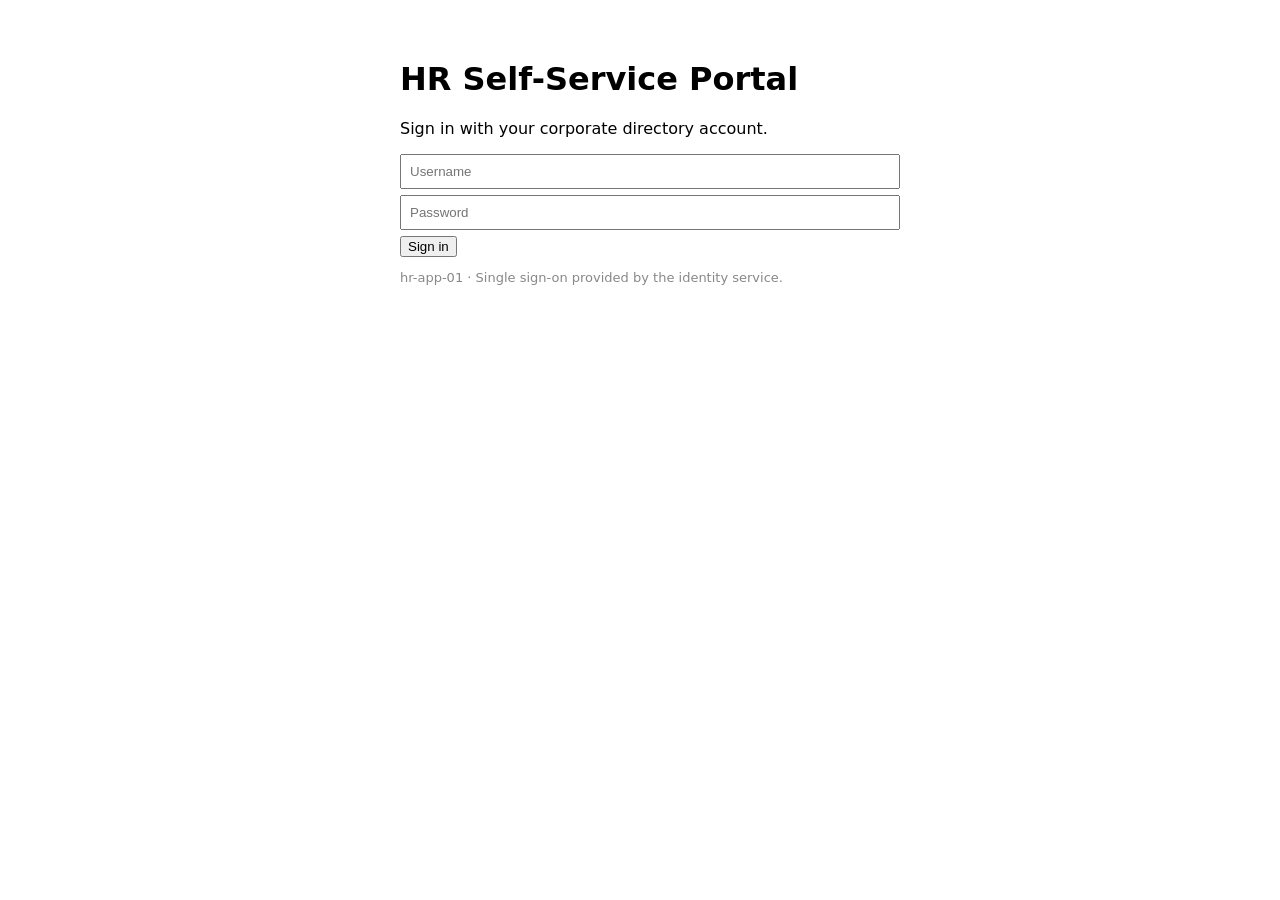
<file: decoys/hrportal/index.html>
<!doctype html>
<html lang="en">
<head><meta charset="utf-8"><title>Pentest.TV HR Portal</title>
<style>body{font-family:system-ui,sans-serif;max-width:480px;margin:60px auto}
input{display:block;width:100%;padding:8px;margin:6px 0}</style></head>
<body>
  <h1>HR Self-Service Portal</h1>
  <p>Sign in with your corporate directory account.</p>
  <form>
    <input placeholder="Username">
    <input placeholder="Password" type="password">
    <button type="button">Sign in</button>
  </form>
  <p style="color:#888;font-size:13px">hr-app-01 &middot; Single sign-on provided by the identity service.</p>
</body>
</html>
</file>
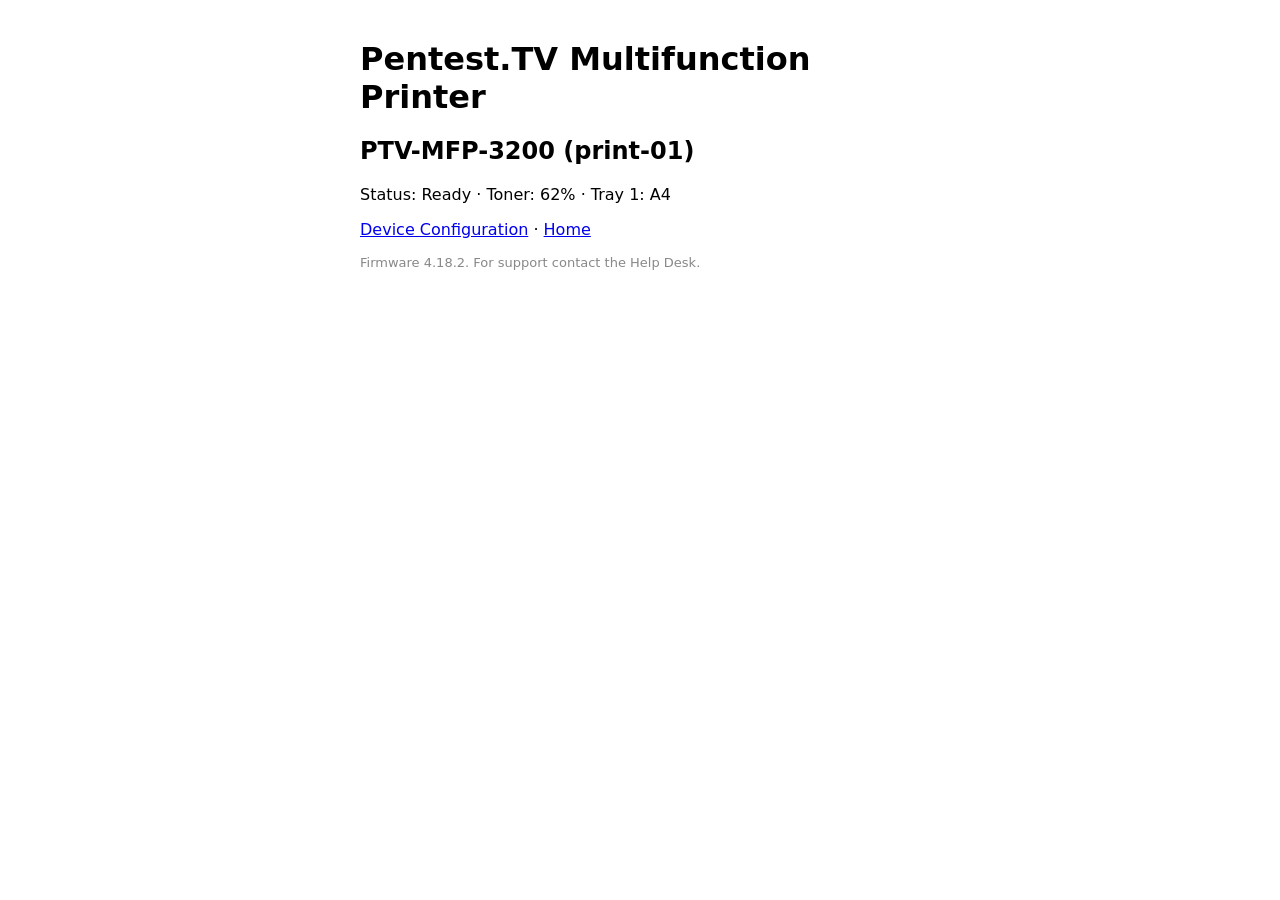
<file: decoys/printer/index.html>
<!doctype html>
<html lang="en">
<head><meta charset="utf-8"><title>PTV-MFP-3200 Printer Admin</title>
<style>body{font-family:system-ui,sans-serif;max-width:560px;margin:40px auto}</style></head>
<body>
  <h1>Pentest.TV Multifunction Printer</h1>
  <h2>PTV-MFP-3200 (print-01)</h2>
  <p>Status: Ready &middot; Toner: 62% &middot; Tray 1: A4</p>
  <p><a href="/config.html">Device Configuration</a> &middot; <a href="/">Home</a></p>
  <p style="color:#888;font-size:13px">Firmware 4.18.2. For support contact the Help Desk.</p>
</body>
</html>
</file>
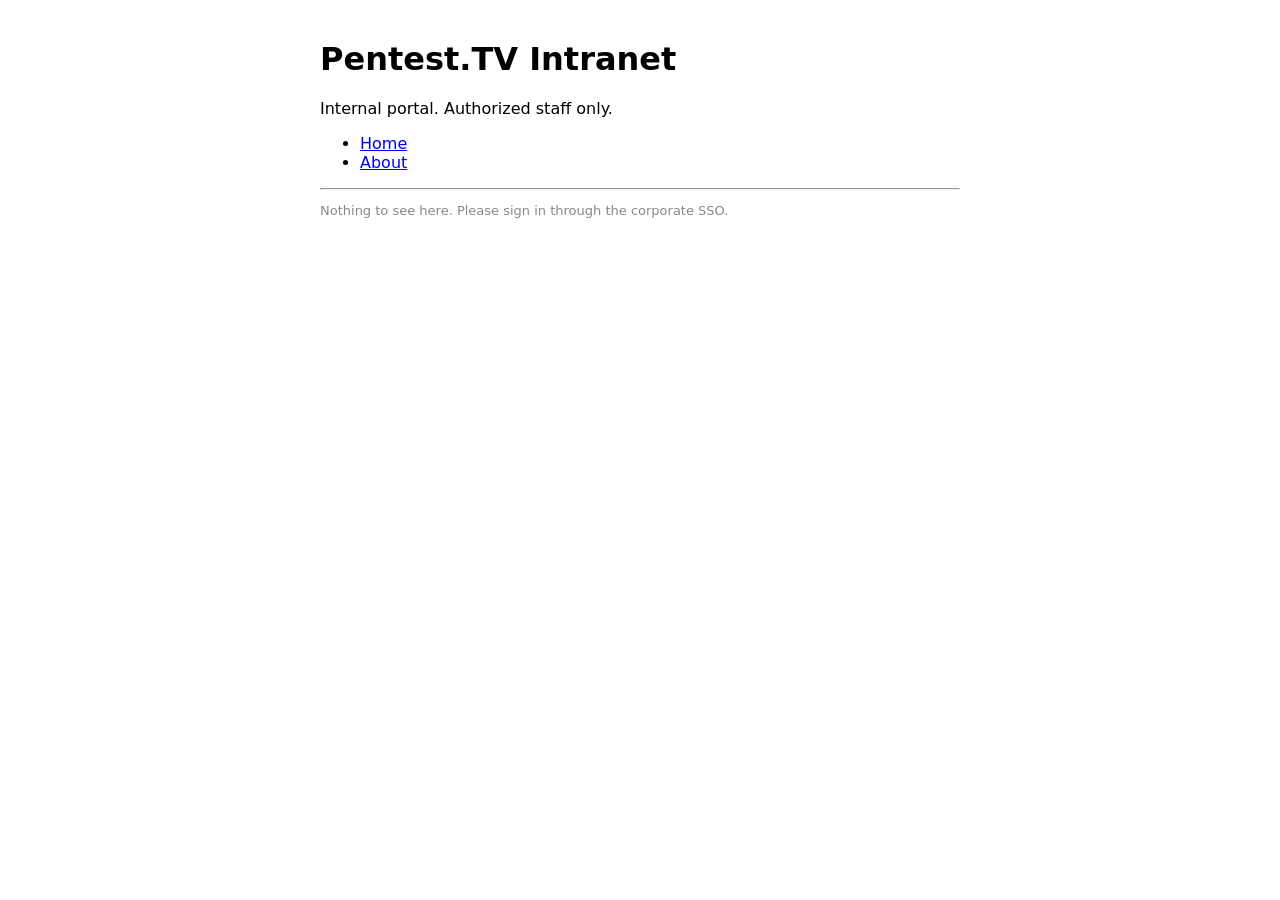
<file: intranet/www/index.html>
<!doctype html>
<html lang="en">
<head><meta charset="utf-8"><title>Pentest.TV Intranet</title></head>
<body style="font-family: system-ui, sans-serif; max-width: 640px; margin: 40px auto;">
  <h1>Pentest.TV Intranet</h1>
  <p>Internal portal. Authorized staff only.</p>
  <ul>
    <li><a href="/">Home</a></li>
    <li><a href="/about.html">About</a></li>
  </ul>
  <hr>
  <p style="color:#888;font-size:13px">Nothing to see here. Please sign in through the corporate SSO.</p>
</body>
</html>
</file>
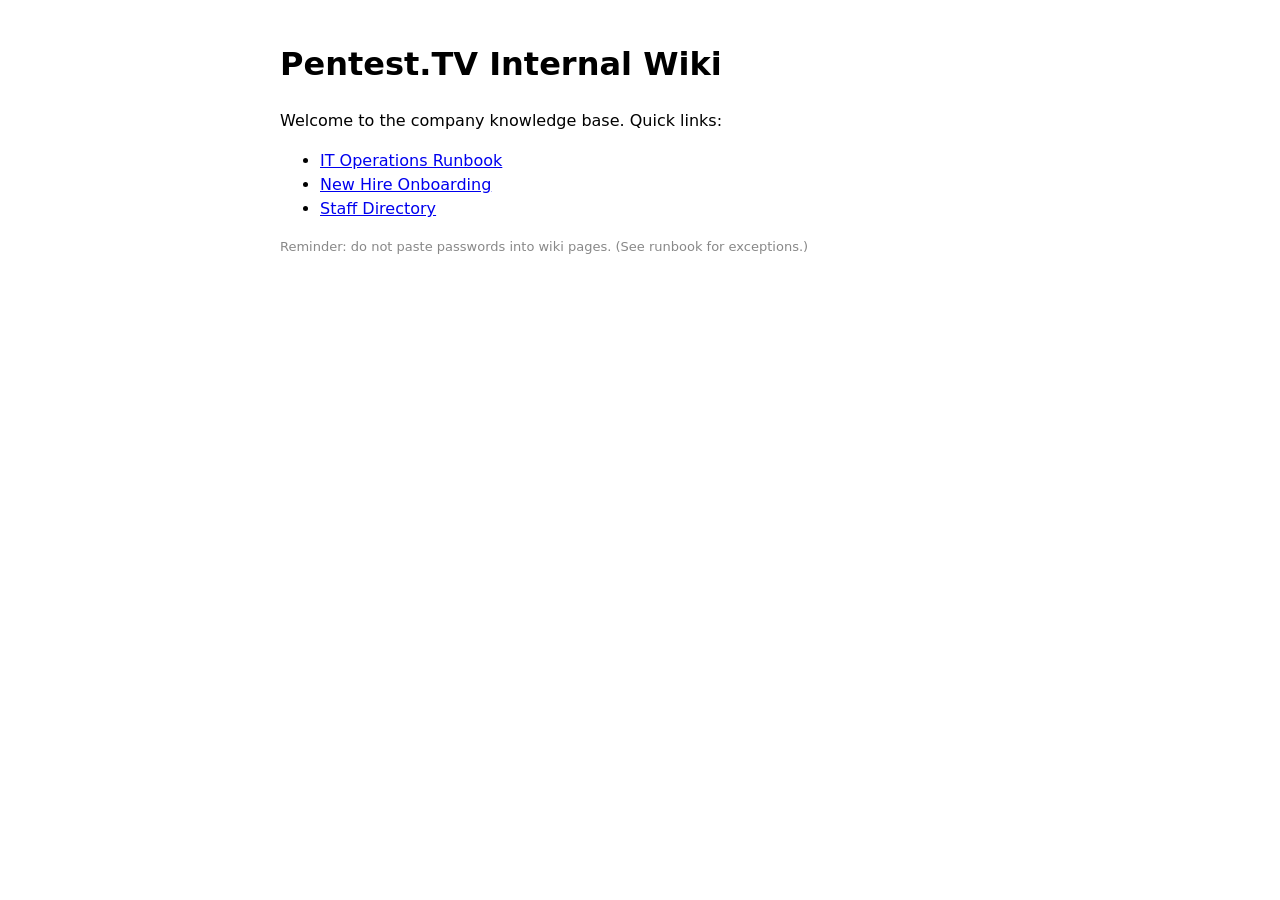
<file: wiki/www/index.html>
<!doctype html>
<html lang="en">
<head><meta charset="utf-8"><title>Pentest.TV Wiki</title>
<style>body{font-family:system-ui,sans-serif;max-width:720px;margin:40px auto;line-height:1.5}</style></head>
<body>
  <h1>Pentest.TV Internal Wiki</h1>
  <p>Welcome to the company knowledge base. Quick links:</p>
  <ul>
    <li><a href="/it-runbook.html">IT Operations Runbook</a></li>
    <li><a href="/onboarding.html">New Hire Onboarding</a></li>
    <li><a href="/directory.html">Staff Directory</a></li>
  </ul>
  <p style="color:#888;font-size:13px">Reminder: do not paste passwords into wiki pages. (See runbook for exceptions.)</p>
</body>
</html>
</file>
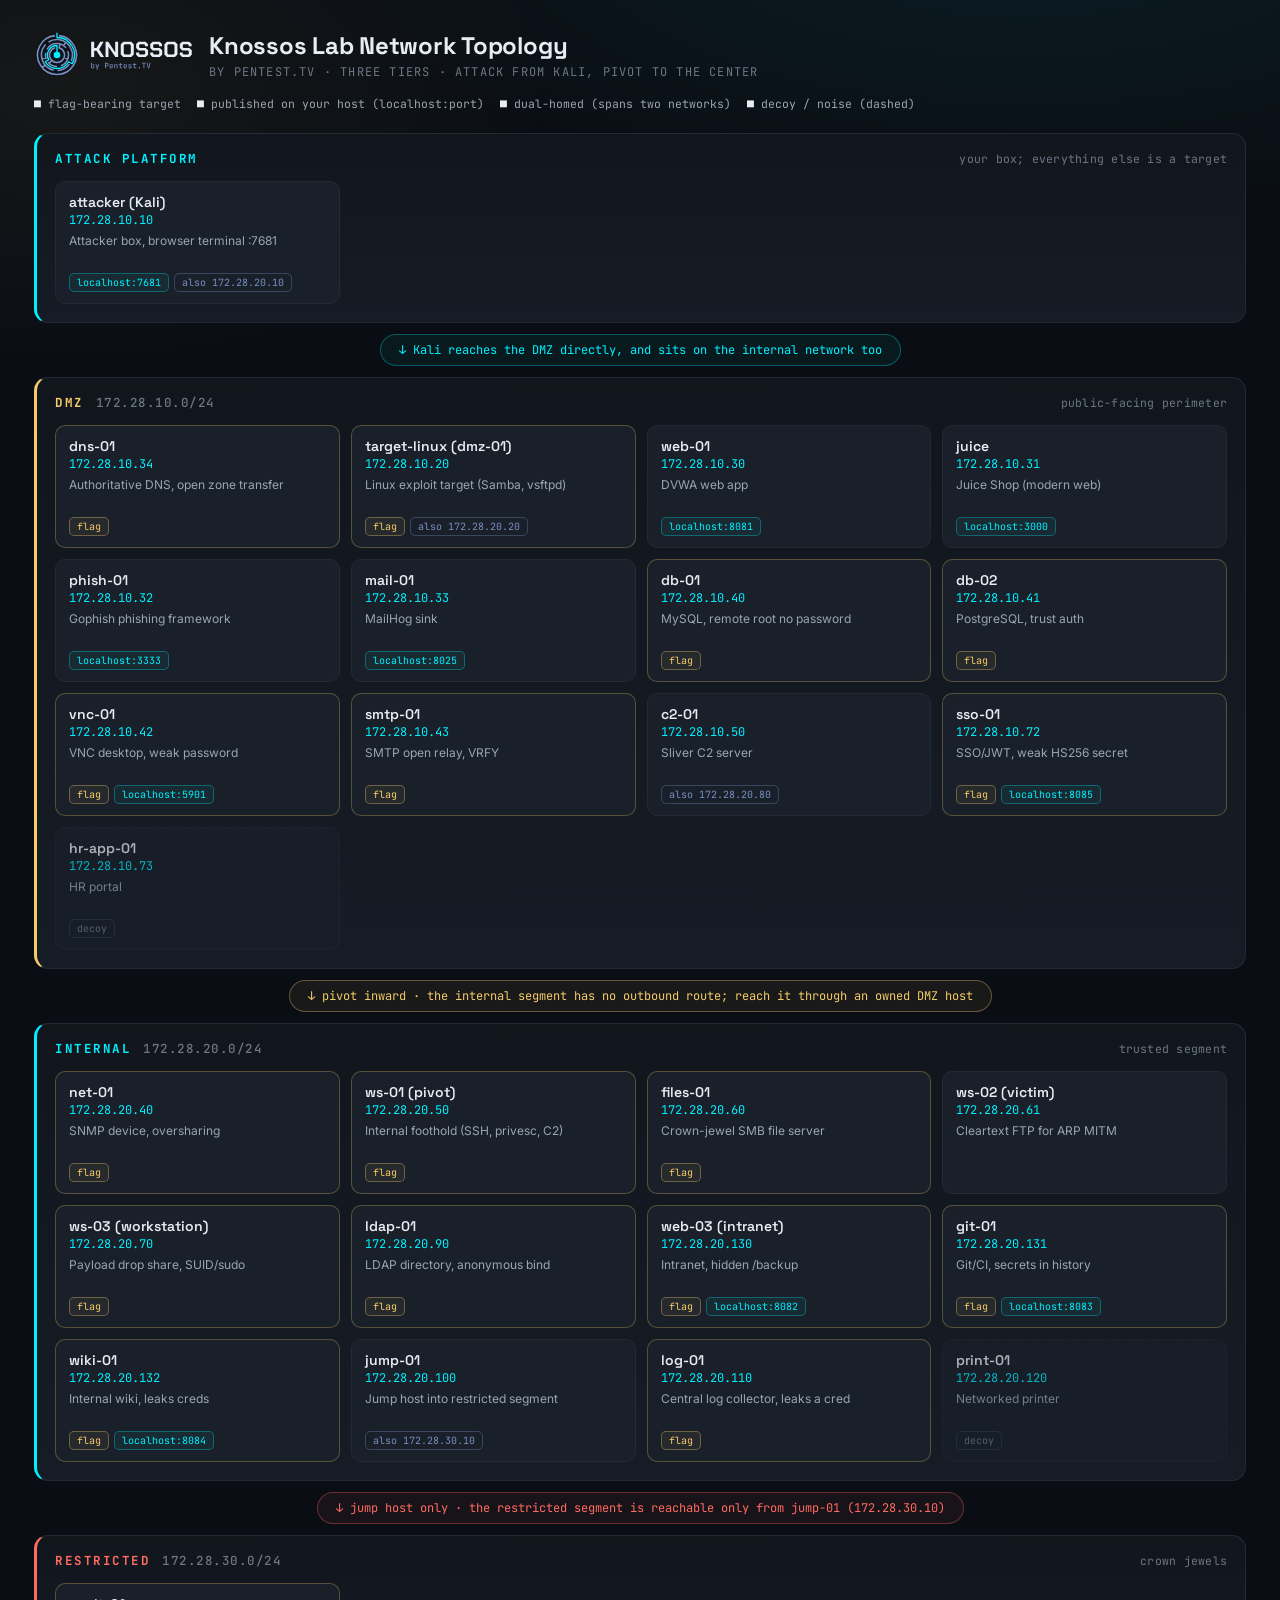
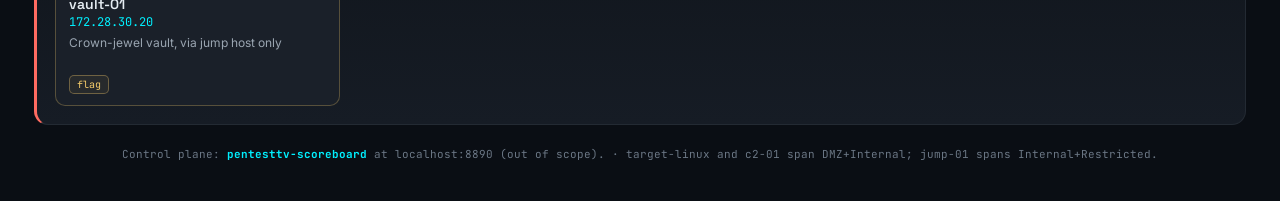
<file: docs/knossos-network-topology-1.0.0.html>
<!doctype html><html lang="en"><head><meta charset="utf-8">
<meta name="viewport" content="width=device-width, initial-scale=1">
<title>Knossos Lab Network Topology</title>
<style>
@import url('https://fonts.googleapis.com/css2?family=Space+Grotesk:wght@500;600;700&family=JetBrains+Mono:wght@400;500;600&family=Inter:wght@400;500;600&display=swap');
:root{--bg:#0a0e14;--panel:#11161d;--panel2:#161c25;--panel3:#1a2029;--line:#232a33;--line2:#2d3640;
--ink:#e6edf3;--muted:#9aa5b1;--muted2:#6b7785;--cyan:#00F0FF;--slate:#778EC1;--gold:#f5cc6a;--crit:#ff6b61;
--mono:'JetBrains Mono',ui-monospace,monospace;--disp:'Space Grotesk',system-ui,sans-serif;--body:'Inter',system-ui,sans-serif;}
*{box-sizing:border-box;}
body{margin:0;background:
 radial-gradient(1200px 500px at 80% -5%,rgba(0,240,255,.07),transparent 60%),
 radial-gradient(900px 500px at 5% 5%,rgba(245,204,106,.05),transparent 55%),var(--bg);
 color:var(--ink);font-family:var(--body);padding:30px 34px 40px;}
.head{display:flex;align-items:center;gap:16px;margin-bottom:6px;}
.head img{height:46px;}
.htext h1{font-family:var(--disp);font-size:24px;margin:0;font-weight:700;letter-spacing:-.01em;}
.htext .sub{font-family:var(--mono);font-size:12px;color:var(--muted2);letter-spacing:.1em;text-transform:uppercase;margin-top:3px;}
.legend{display:flex;gap:16px;flex-wrap:wrap;margin:16px 0 22px;font-family:var(--mono);font-size:11.5px;color:var(--muted);}
.legend span b{color:var(--ink);font-weight:600;}
.dotf{color:var(--gold);} .dotp{color:var(--cyan);} .dotd{color:var(--muted2);} .dotu{color:var(--slate);}
.band{border:1px solid var(--line);border-radius:14px;background:linear-gradient(180deg,var(--panel),var(--panel2));
 padding:16px 18px 18px;position:relative;}
.band.attack{border-left:3px solid var(--cyan);}
.band.dmz{border-left:3px solid var(--gold);}
.band.internal{border-left:3px solid var(--cyan);}
.band.restricted{border-left:3px solid var(--crit);}
.bhead{font-family:var(--mono);font-size:12.5px;font-weight:700;letter-spacing:.12em;text-transform:uppercase;
 display:flex;align-items:baseline;gap:12px;margin-bottom:14px;}
.band.attack .bhead{color:var(--cyan);} .band.dmz .bhead{color:var(--gold);}
.band.internal .bhead{color:var(--cyan);} .band.restricted .bhead{color:var(--crit);}
.bhead .cidr{color:var(--muted2);font-weight:500;letter-spacing:.04em;}
.bhead .note{margin-left:auto;color:var(--muted2);font-weight:400;letter-spacing:.02em;text-transform:none;font-size:11.5px;}
.grid{display:grid;grid-template-columns:repeat(4,1fr);gap:11px;}
.node{background:var(--panel3);border:1px solid var(--line);border-radius:10px;padding:11px 13px;min-width:0;}
.node.isflag{border-color:rgba(245,204,106,.28);}
.node.isdecoy{opacity:.72;border-style:dashed;}
.nname{font-family:var(--disp);font-weight:600;font-size:14px;}
.nip{font-family:var(--mono);font-size:12px;color:var(--cyan);margin-top:1px;}
.nrole{font-size:12px;color:var(--muted);margin-top:5px;line-height:1.4;min-height:32px;}
.ntags{display:flex;gap:5px;flex-wrap:wrap;margin-top:8px;}
.tag{font-family:var(--mono);font-size:10px;padding:2px 7px;border-radius:5px;border:1px solid var(--line2);color:var(--muted);}
.tag.flag{color:var(--gold);border-color:rgba(245,204,106,.35);background:rgba(245,204,106,.06);}
.tag.port{color:var(--cyan);border-color:rgba(0,240,255,.3);background:rgba(0,240,255,.05);}
.tag.dual{color:var(--slate);border-color:rgba(119,142,193,.35);}
.tag.decoy{color:var(--muted2);}
.gate{display:flex;justify-content:center;padding:11px 0;}
.gatepill{font-family:var(--mono);font-size:12px;border-radius:100px;padding:7px 18px;text-align:center;}
.gatepill.inward{color:var(--gold);border:1px solid rgba(245,204,106,.35);background:rgba(245,204,106,.06);}
.gatepill.jump{color:var(--crit);border:1px solid rgba(255,107,97,.35);background:rgba(255,107,97,.06);}
.gatepill.enter{color:var(--cyan);border:1px solid rgba(0,240,255,.3);background:rgba(0,240,255,.05);}
.foot{font-family:var(--mono);font-size:11px;color:var(--muted2);margin-top:22px;text-align:center;}
.foot b{color:var(--cyan);}
@media (max-width:1100px){.grid{grid-template-columns:repeat(2,1fr);}}
</style></head><body>

<div class="head">
  <img src="knossos-lockup-dark-bg-1.0.0.svg" alt="Knossos by Pentest.TV"
       onerror="this.style.display='none'">
  <div class="htext"><h1>Knossos Lab Network Topology</h1>
  <div class="sub">by Pentest.TV &middot; three tiers &middot; attack from Kali, pivot to the center</div></div>
</div>

<div class="legend">
  <span><b class="dotf">&#9632;</b> flag-bearing target</span>
  <span><b class="dotp">&#9632;</b> published on your host (localhost:port)</span>
  <span><b class="dotu">&#9632;</b> dual-homed (spans two networks)</span>
  <span><b class="dotd">&#9632;</b> decoy / noise (dashed)</span>
</div>

<div class="band attack"><div class="bhead">Attack Platform <span class="note">your box; everything else is a target</span></div><div class="grid"><div class="node"><div class="nname">attacker (Kali)</div><div class="nip">172.28.10.10</div><div class="nrole">Attacker box, browser terminal :7681</div><div class="ntags"><span class="tag port">localhost:7681</span><span class="tag dual">also 172.28.20.10</span></div></div></div></div>
<div class="gate"><span class="gatepill enter">&darr; Kali reaches the DMZ directly, and sits on the internal network too</span></div>

<div class="band dmz"><div class="bhead">DMZ <span class="cidr">172.28.10.0/24</span><span class="note">public-facing perimeter</span></div><div class="grid"><div class="node isflag"><div class="nname">dns-01</div><div class="nip">172.28.10.34</div><div class="nrole">Authoritative DNS, open zone transfer</div><div class="ntags"><span class="tag flag">flag</span></div></div><div class="node isflag"><div class="nname">target-linux (dmz-01)</div><div class="nip">172.28.10.20</div><div class="nrole">Linux exploit target (Samba, vsftpd)</div><div class="ntags"><span class="tag flag">flag</span><span class="tag dual">also 172.28.20.20</span></div></div><div class="node"><div class="nname">web-01</div><div class="nip">172.28.10.30</div><div class="nrole">DVWA web app</div><div class="ntags"><span class="tag port">localhost:8081</span></div></div><div class="node"><div class="nname">juice</div><div class="nip">172.28.10.31</div><div class="nrole">Juice Shop (modern web)</div><div class="ntags"><span class="tag port">localhost:3000</span></div></div><div class="node"><div class="nname">phish-01</div><div class="nip">172.28.10.32</div><div class="nrole">Gophish phishing framework</div><div class="ntags"><span class="tag port">localhost:3333</span></div></div><div class="node"><div class="nname">mail-01</div><div class="nip">172.28.10.33</div><div class="nrole">MailHog sink</div><div class="ntags"><span class="tag port">localhost:8025</span></div></div><div class="node isflag"><div class="nname">db-01</div><div class="nip">172.28.10.40</div><div class="nrole">MySQL, remote root no password</div><div class="ntags"><span class="tag flag">flag</span></div></div><div class="node isflag"><div class="nname">db-02</div><div class="nip">172.28.10.41</div><div class="nrole">PostgreSQL, trust auth</div><div class="ntags"><span class="tag flag">flag</span></div></div><div class="node isflag"><div class="nname">vnc-01</div><div class="nip">172.28.10.42</div><div class="nrole">VNC desktop, weak password</div><div class="ntags"><span class="tag flag">flag</span><span class="tag port">localhost:5901</span></div></div><div class="node isflag"><div class="nname">smtp-01</div><div class="nip">172.28.10.43</div><div class="nrole">SMTP open relay, VRFY</div><div class="ntags"><span class="tag flag">flag</span></div></div><div class="node"><div class="nname">c2-01</div><div class="nip">172.28.10.50</div><div class="nrole">Sliver C2 server</div><div class="ntags"><span class="tag dual">also 172.28.20.80</span></div></div><div class="node isflag"><div class="nname">sso-01</div><div class="nip">172.28.10.72</div><div class="nrole">SSO/JWT, weak HS256 secret</div><div class="ntags"><span class="tag flag">flag</span><span class="tag port">localhost:8085</span></div></div><div class="node isdecoy"><div class="nname">hr-app-01</div><div class="nip">172.28.10.73</div><div class="nrole">HR portal</div><div class="ntags"><span class="tag decoy">decoy</span></div></div></div></div>
<div class="gate"><span class="gatepill inward">&darr; pivot inward &middot; the internal segment has no outbound route; reach it through an owned DMZ host</span></div>

<div class="band internal"><div class="bhead">Internal <span class="cidr">172.28.20.0/24</span><span class="note">trusted segment</span></div><div class="grid"><div class="node isflag"><div class="nname">net-01</div><div class="nip">172.28.20.40</div><div class="nrole">SNMP device, oversharing</div><div class="ntags"><span class="tag flag">flag</span></div></div><div class="node isflag"><div class="nname">ws-01 (pivot)</div><div class="nip">172.28.20.50</div><div class="nrole">Internal foothold (SSH, privesc, C2)</div><div class="ntags"><span class="tag flag">flag</span></div></div><div class="node isflag"><div class="nname">files-01</div><div class="nip">172.28.20.60</div><div class="nrole">Crown-jewel SMB file server</div><div class="ntags"><span class="tag flag">flag</span></div></div><div class="node"><div class="nname">ws-02 (victim)</div><div class="nip">172.28.20.61</div><div class="nrole">Cleartext FTP for ARP MITM</div><div class="ntags"></div></div><div class="node isflag"><div class="nname">ws-03 (workstation)</div><div class="nip">172.28.20.70</div><div class="nrole">Payload drop share, SUID/sudo</div><div class="ntags"><span class="tag flag">flag</span></div></div><div class="node isflag"><div class="nname">ldap-01</div><div class="nip">172.28.20.90</div><div class="nrole">LDAP directory, anonymous bind</div><div class="ntags"><span class="tag flag">flag</span></div></div><div class="node isflag"><div class="nname">web-03 (intranet)</div><div class="nip">172.28.20.130</div><div class="nrole">Intranet, hidden /backup</div><div class="ntags"><span class="tag flag">flag</span><span class="tag port">localhost:8082</span></div></div><div class="node isflag"><div class="nname">git-01</div><div class="nip">172.28.20.131</div><div class="nrole">Git/CI, secrets in history</div><div class="ntags"><span class="tag flag">flag</span><span class="tag port">localhost:8083</span></div></div><div class="node isflag"><div class="nname">wiki-01</div><div class="nip">172.28.20.132</div><div class="nrole">Internal wiki, leaks creds</div><div class="ntags"><span class="tag flag">flag</span><span class="tag port">localhost:8084</span></div></div><div class="node"><div class="nname">jump-01</div><div class="nip">172.28.20.100</div><div class="nrole">Jump host into restricted segment</div><div class="ntags"><span class="tag dual">also 172.28.30.10</span></div></div><div class="node isflag"><div class="nname">log-01</div><div class="nip">172.28.20.110</div><div class="nrole">Central log collector, leaks a cred</div><div class="ntags"><span class="tag flag">flag</span></div></div><div class="node isdecoy"><div class="nname">print-01</div><div class="nip">172.28.20.120</div><div class="nrole">Networked printer</div><div class="ntags"><span class="tag decoy">decoy</span></div></div></div></div>
<div class="gate"><span class="gatepill jump">&darr; jump host only &middot; the restricted segment is reachable only from jump-01 (172.28.30.10)</span></div>

<div class="band restricted"><div class="bhead">Restricted <span class="cidr">172.28.30.0/24</span><span class="note">crown jewels</span></div><div class="grid"><div class="node isflag"><div class="nname">vault-01</div><div class="nip">172.28.30.20</div><div class="nrole">Crown-jewel vault, via jump host only</div><div class="ntags"><span class="tag flag">flag</span></div></div></div></div>

<div class="foot">Control plane: <b>pentesttv-scoreboard</b> at localhost:8890 (out of scope). &middot; target-linux and c2-01 span DMZ+Internal; jump-01 spans Internal+Restricted.</div>
</body></html>
</file>
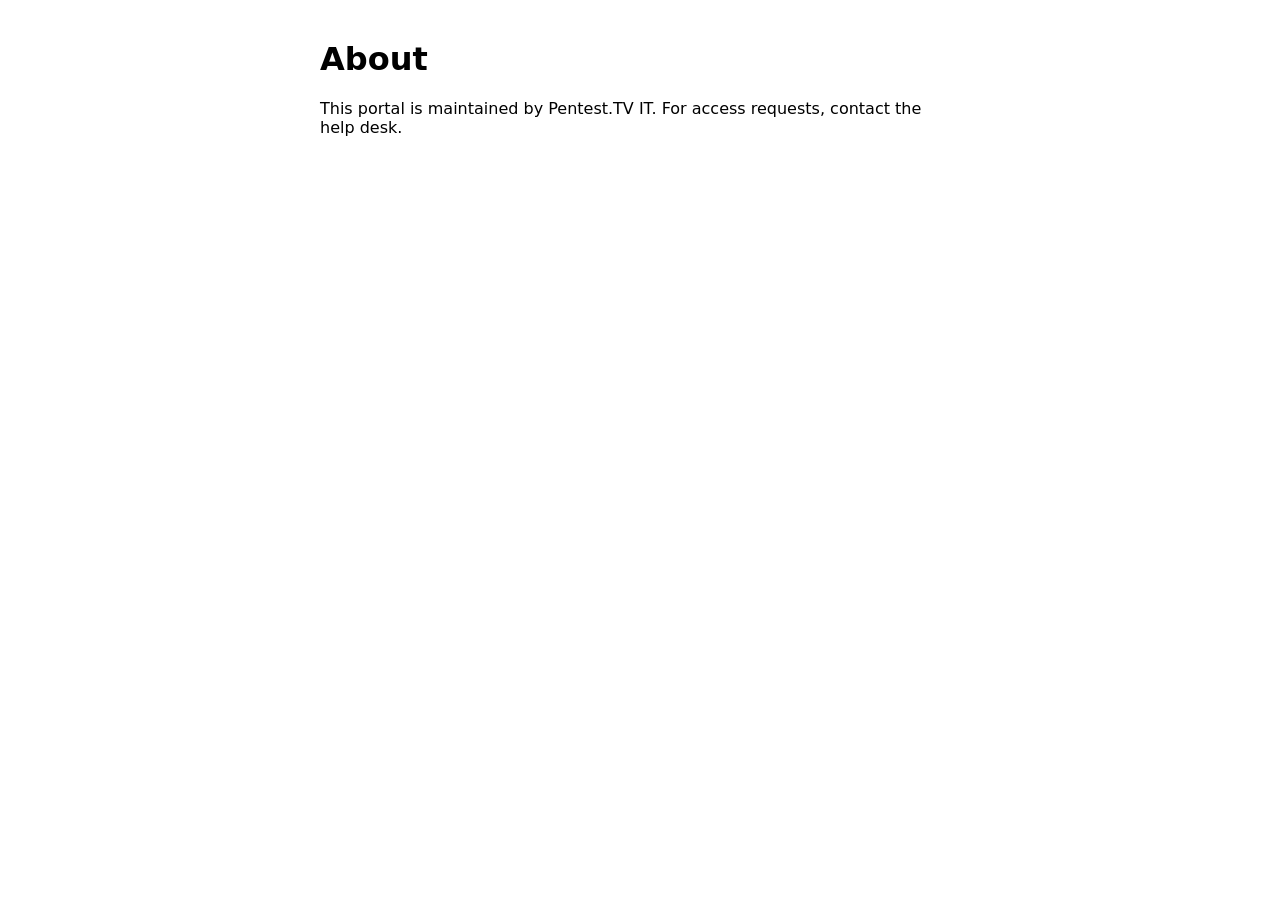
<file: intranet/www/about.html>
<!doctype html>
<html lang="en">
<head><meta charset="utf-8"><title>About - Pentest.TV Intranet</title></head>
<body style="font-family: system-ui, sans-serif; max-width: 640px; margin: 40px auto;">
  <h1>About</h1>
  <p>This portal is maintained by Pentest.TV IT. For access requests, contact the help desk.</p>
</body>
</html>
</file>
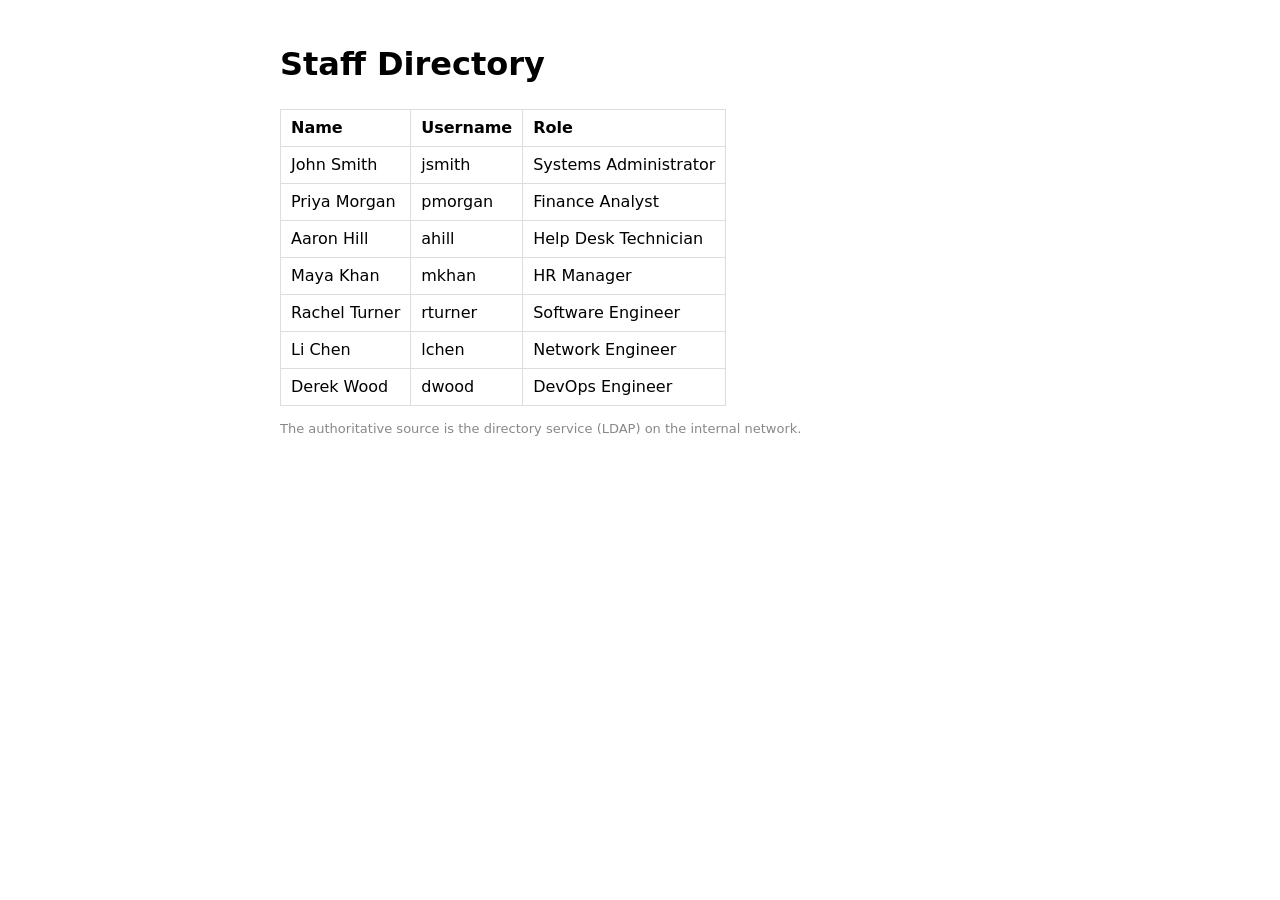
<file: wiki/www/directory.html>
<!doctype html>
<html lang="en">
<head><meta charset="utf-8"><title>Staff Directory - Pentest.TV Wiki</title>
<style>body{font-family:system-ui,sans-serif;max-width:720px;margin:40px auto;line-height:1.5}
table{border-collapse:collapse}td,th{border:1px solid #ddd;padding:6px 10px;text-align:left}</style></head>
<body>
  <h1>Staff Directory</h1>
  <table>
    <tr><th>Name</th><th>Username</th><th>Role</th></tr>
    <tr><td>John Smith</td><td>jsmith</td><td>Systems Administrator</td></tr>
    <tr><td>Priya Morgan</td><td>pmorgan</td><td>Finance Analyst</td></tr>
    <tr><td>Aaron Hill</td><td>ahill</td><td>Help Desk Technician</td></tr>
    <tr><td>Maya Khan</td><td>mkhan</td><td>HR Manager</td></tr>
    <tr><td>Rachel Turner</td><td>rturner</td><td>Software Engineer</td></tr>
    <tr><td>Li Chen</td><td>lchen</td><td>Network Engineer</td></tr>
    <tr><td>Derek Wood</td><td>dwood</td><td>DevOps Engineer</td></tr>
  </table>
  <p style="color:#888;font-size:13px">The authoritative source is the directory service (LDAP) on the internal network.</p>
</body>
</html>
</file>
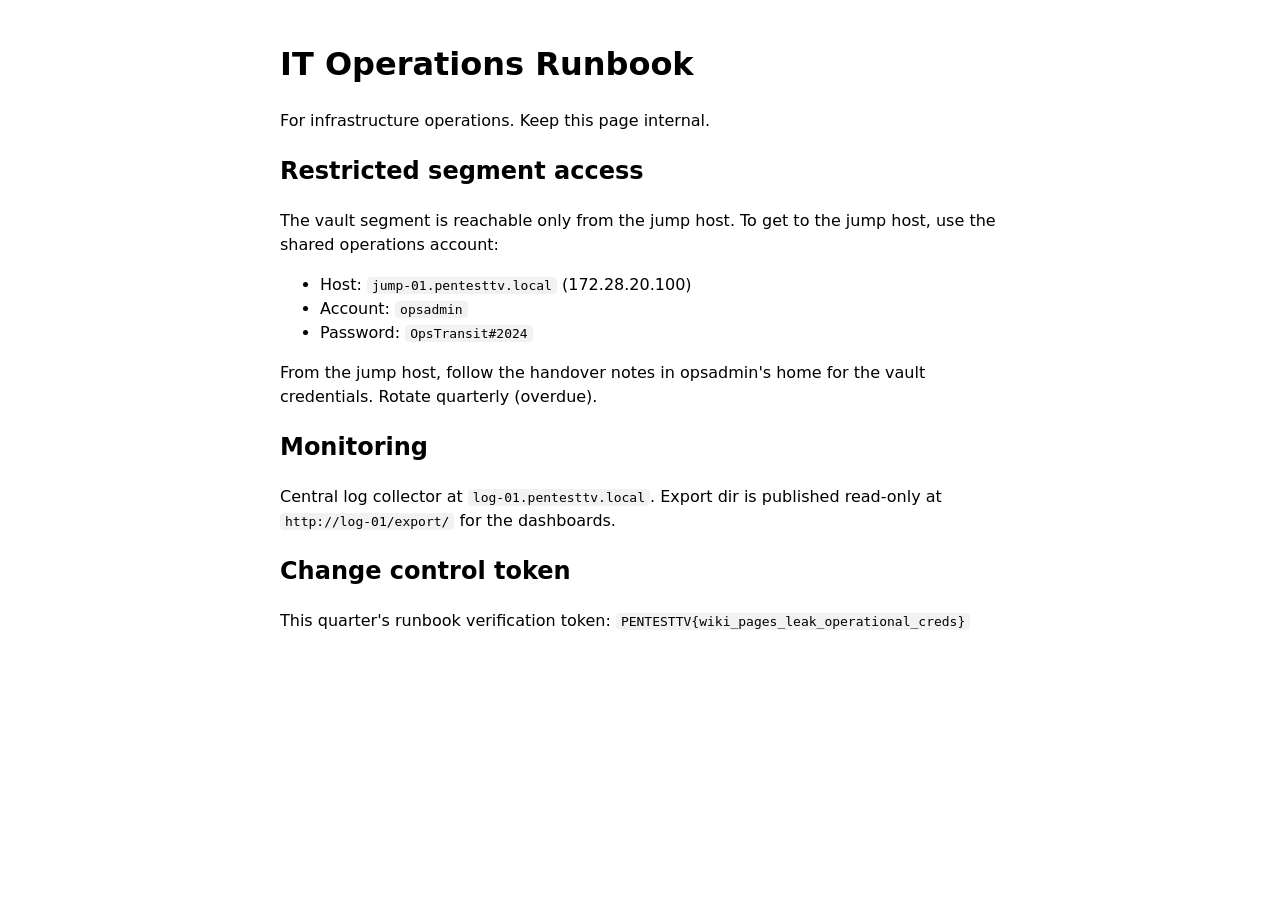
<file: wiki/www/it-runbook.html>
<!doctype html>
<html lang="en">
<head><meta charset="utf-8"><title>IT Operations Runbook - Pentest.TV Wiki</title>
<style>body{font-family:system-ui,sans-serif;max-width:720px;margin:40px auto;line-height:1.5}
code{background:#f2f2f2;padding:1px 5px;border-radius:4px}</style></head>
<body>
  <h1>IT Operations Runbook</h1>
  <p>For infrastructure operations. Keep this page internal.</p>

  <h2>Restricted segment access</h2>
  <p>The vault segment is reachable only from the jump host. To get to the jump host, use
     the shared operations account:</p>
  <ul>
    <li>Host: <code>jump-01.pentesttv.local</code> (172.28.20.100)</li>
    <li>Account: <code>opsadmin</code></li>
    <li>Password: <code>OpsTransit#2024</code></li>
  </ul>
  <p>From the jump host, follow the handover notes in opsadmin's home for the vault
     credentials. Rotate quarterly (overdue).</p>

  <h2>Monitoring</h2>
  <p>Central log collector at <code>log-01.pentesttv.local</code>. Export dir is published
     read-only at <code>http://log-01/export/</code> for the dashboards.</p>

  <h2>Change control token</h2>
  <p>This quarter's runbook verification token: <code>PENTESTTV{wiki_pages_leak_operational_creds}</code></p>
</body>
</html>
</file>
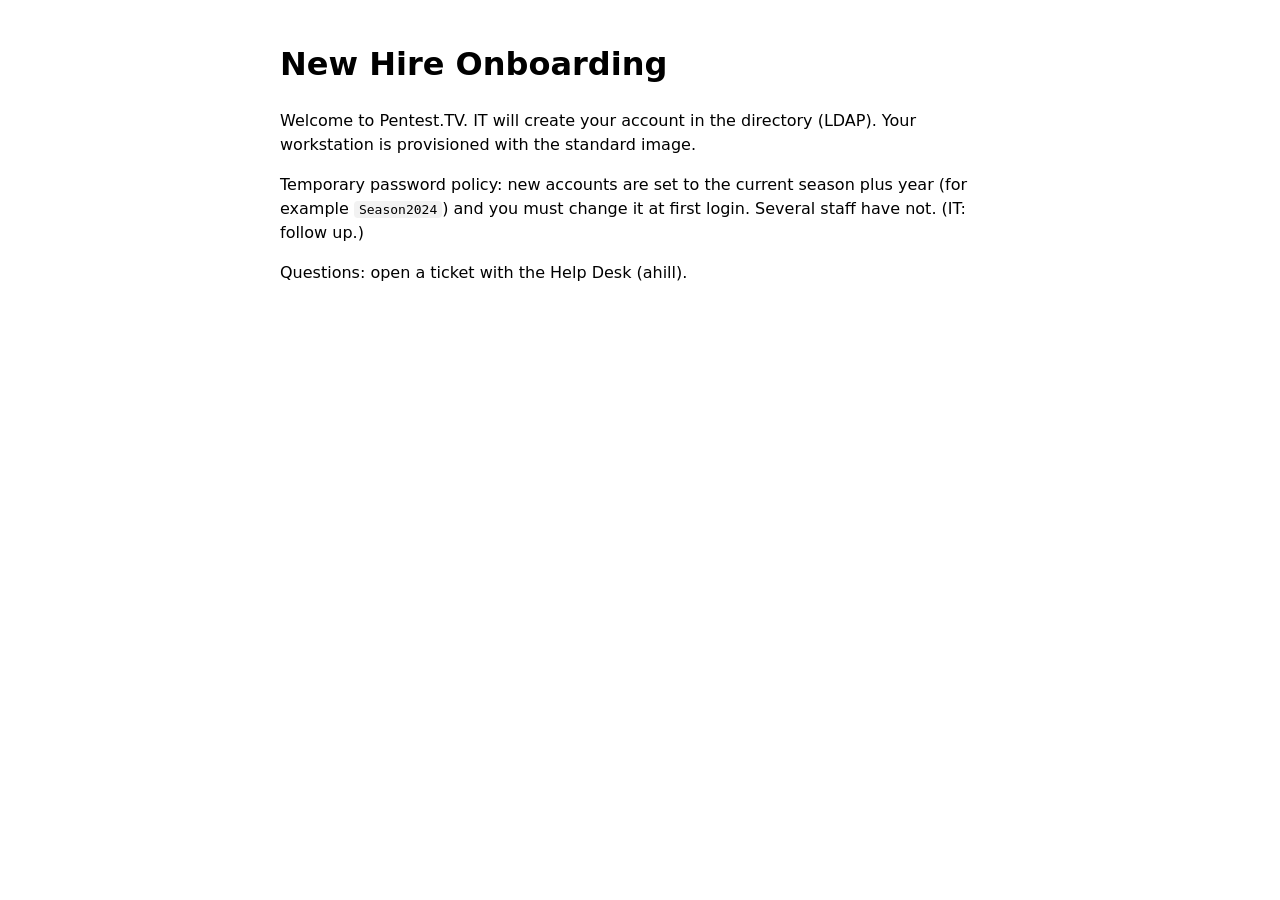
<file: wiki/www/onboarding.html>
<!doctype html>
<html lang="en">
<head><meta charset="utf-8"><title>New Hire Onboarding - Pentest.TV Wiki</title>
<style>body{font-family:system-ui,sans-serif;max-width:720px;margin:40px auto;line-height:1.5}
code{background:#f2f2f2;padding:1px 5px;border-radius:4px}</style></head>
<body>
  <h1>New Hire Onboarding</h1>
  <p>Welcome to Pentest.TV. IT will create your account in the directory (LDAP). Your
     workstation is provisioned with the standard image.</p>
  <p>Temporary password policy: new accounts are set to the current season plus year
     (for example <code>Season2024</code>) and you must change it at first login. Several
     staff have not. (IT: follow up.)</p>
  <p>Questions: open a ticket with the Help Desk (ahill).</p>
</body>
</html>
</file>
